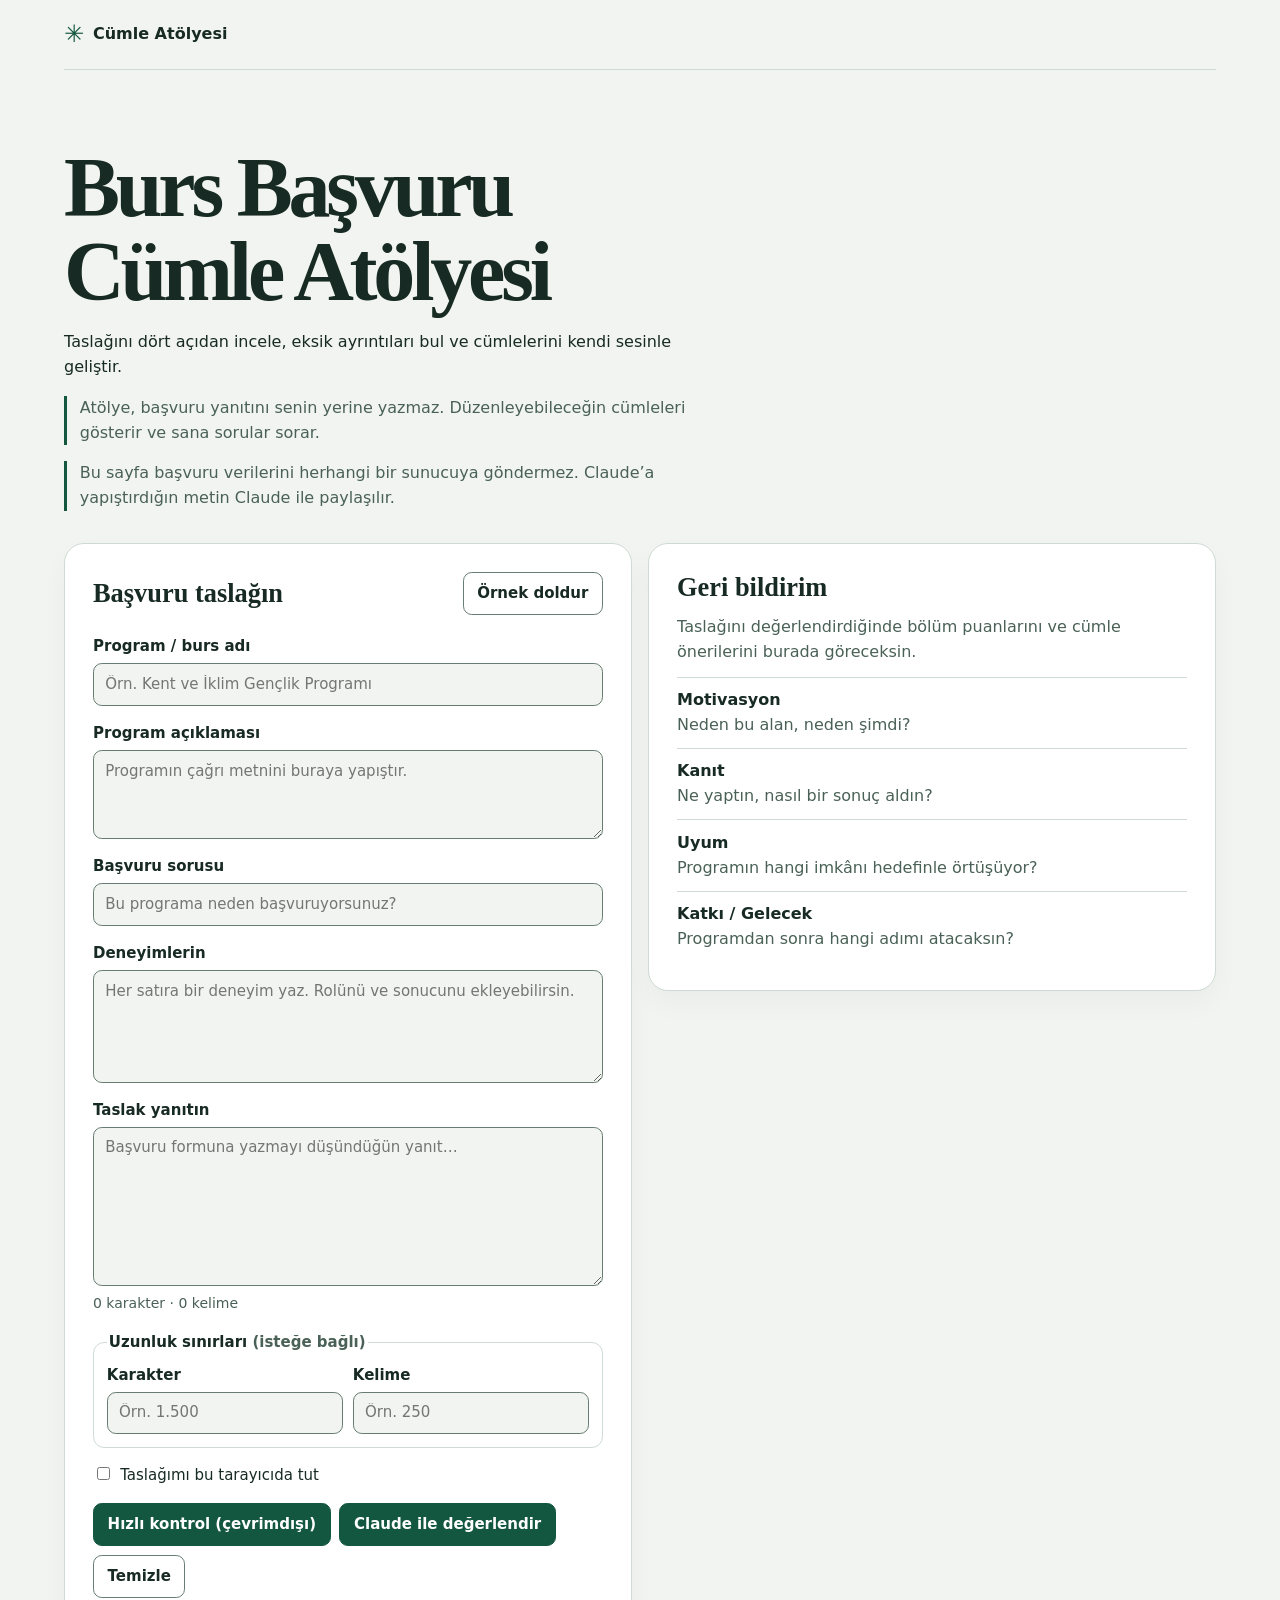
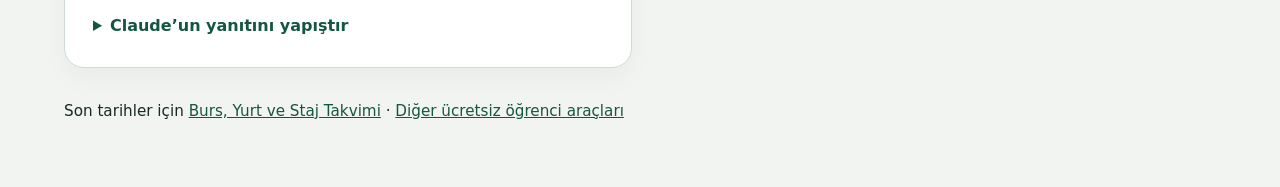
<file: docs/index.html>
<!doctype html>
<html lang="tr">
<head>
  <meta charset="utf-8">
  <meta http-equiv="Content-Security-Policy" content="default-src 'self'; connect-src 'none'; base-uri 'none'; form-action 'none'">
  <meta name="viewport" content="width=device-width, initial-scale=1">
  <title>Burs Başvuru Cümle Atölyesi</title>
  <meta name="theme-color" content="#145741">
  <link rel="manifest" href="./manifest.webmanifest">
  <link rel="icon" href="./ikon.svg" type="image/svg+xml">
  <link rel="apple-touch-icon" href="./ikon-192.png">
  <link rel="stylesheet" href="./style.css">
  <script type="module" src="./app.js"></script>
</head>
<body>
  <main class="shell">
    <header class="masthead">
      <div class="brand"><span class="brand-mark" aria-hidden="true">✳</span> Cümle Atölyesi</div>
      <span id="provider" class="badge" role="status" hidden></span>
    </header>
    <section class="intro" aria-labelledby="title">
      <h1 id="title">Burs Başvuru<br>Cümle Atölyesi</h1>
      <p>Taslağını dört açıdan incele, eksik ayrıntıları bul ve cümlelerini kendi sesinle geliştir.</p>
      <p class="note">Atölye, başvuru yanıtını senin yerine yazmaz. Düzenleyebileceğin cümleleri gösterir ve sana sorular sorar.</p>
      <p id="privacy" class="note" hidden>Bu sayfa başvuru verilerini herhangi bir sunucuya göndermez. Claude’a yapıştırdığın metin Claude ile paylaşılır.</p>
    </section>

    <div class="workspace">
      <section class="panel" aria-labelledby="form-title">
        <div class="section-head">
          <h2 id="form-title">Başvuru taslağın</h2>
          <button type="button" class="secondary" id="example">Örnek doldur</button>
        </div>
        <form id="application" method="post">
          <label>Program / burs adı
            <input name="program_adi" maxlength="200" placeholder="Örn. Kent ve İklim Gençlik Programı" required>
          </label>
          <label>Program açıklaması
            <textarea name="program_aciklamasi" rows="3" maxlength="10000" placeholder="Programın çağrı metnini buraya yapıştır." required></textarea>
          </label>
          <label>Başvuru sorusu
            <input name="soru" maxlength="1000" placeholder="Bu programa neden başvuruyorsunuz?" required>
          </label>
          <label>Deneyimlerin
            <textarea name="deneyimler" rows="4" maxlength="6000" placeholder="Her satıra bir deneyim yaz. Rolünü ve sonucunu ekleyebilirsin." required></textarea>
          </label>
          <label>Taslak yanıtın
            <textarea id="draft" name="taslak" rows="6" maxlength="12000" placeholder="Başvuru formuna yazmayı düşündüğün yanıt…" required></textarea>
          </label>
          <output id="live-count" for="draft" class="muted" aria-label="Taslak uzunluğu"></output>
          <fieldset>
            <legend>Uzunluk sınırları <span class="muted">(isteğe bağlı)</span></legend>
            <div class="limit-inputs">
              <label>Karakter <input type="number" name="karakter_siniri" min="1" max="100000" placeholder="Örn. 1.500"></label>
              <label>Kelime <input type="number" name="kelime_siniri" min="1" max="100000" placeholder="Örn. 250"></label>
            </div>
          </fieldset>
          <label class="check"><input type="checkbox" id="save-draft"> Taslağımı bu tarayıcıda tut</label>
          <div class="actions">
            <button type="submit" id="quick">Hızlı kontrol (çevrimdışı)</button>
            <button type="submit" id="claude">Claude ile değerlendir</button>
            <button type="submit" id="evaluate" class="secondary" hidden>Taslağı sunucuda değerlendir</button>
            <button type="button" class="secondary" id="clear">Temizle</button>
          </div>
          <details id="claude-guide">
            <summary>Claude’un yanıtını yapıştır</summary>
            <ol class="guide">
              <li>Formu doldur ve <strong>Claude ile değerlendir</strong> düğmesine bas.</li>
              <li><a href="https://claude.ai/new" target="_blank" rel="noopener noreferrer">Claude’u aç</a>, kendi ücretsiz hesabınla oturum aç, istemi sohbete yapıştır ve gönder.</li>
              <li>Claude’un yanıtını kopyala ve aşağıya yapıştır.</li>
            </ol>
            <label id="prompt-fallback" hidden>Claude’a göndereceğin istem
              <textarea id="prompt" rows="5" readonly></textarea>
            </label>
            <label for="claude-response">Claude’un JSON yanıtı</label>
            <textarea id="claude-response" rows="5" spellcheck="false"></textarea>
            <button type="submit" id="parse" class="secondary">Yanıtı göster</button>
          </details>
          <p id="form-status" class="muted" role="status"></p>
          <p id="error" class="error" role="alert" hidden></p>
        </form>
      </section>
      <section class="panel feedback" aria-labelledby="feedback-title" id="feedback">
        <h2 id="feedback-title" tabindex="-1">Geri bildirim</h2>
        <div id="empty">
          <p class="muted">Taslağını değerlendirdiğinde bölüm puanlarını ve cümle önerilerini burada göreceksin.</p>
          <ul class="outline">
            <li><strong>Motivasyon</strong><span>Neden bu alan, neden şimdi?</span></li>
            <li><strong>Kanıt</strong><span>Ne yaptın, nasıl bir sonuç aldın?</span></li>
            <li><strong>Uyum</strong><span>Programın hangi imkânı hedefinle örtüşüyor?</span></li>
            <li><strong>Katkı / Gelecek</strong><span>Programdan sonra hangi adımı atacaksın?</span></li>
          </ul>
        </div>
        <div id="results" hidden>
          <div id="scores" class="scores"></div>
          <h3>Uzunluk kontrolü</h3>
          <ul id="limits" class="limit-results"></ul>
          <h3>İncelenen taslak</h3>
          <p id="annotated" class="annotated"></p>
          <h3>Cümle önerileri</h3>
          <div id="suggestions" class="suggestions"></div>
          <h3>Kontrol listesi</h3>
          <div id="checklist" class="checklist"></div>
        </div>
      </section>
    </div>
    <footer class="site-footer">
      <p>Son tarihler için <a href="https://oguzhankaygin.github.io/burs-takvimi-mcp/">Burs, Yurt ve Staj Takvimi</a> · <a href="https://oguzhankaygin.github.io/ogrenci-proje-baslangic/#araclar">Diğer ücretsiz öğrenci araçları</a></p>
    </footer>
  </main>
</body>
</html>
</file>
<file: docs/style.css>
:root {
  color-scheme: light dark;
  --bg: #f1f4f0;
  --panel: #fff;
  --ink: #172a23;
  --muted: #4a6157;
  --line: #cedbd4;
  --soft: #e8f1eb;
  --accent: #145741;
  --on-accent: #fff;
  --highlight: #f7e8ab;
  --highlight-ink: #4b3500;
  --error: #9a3029;
  --shadow: 0 12px 28px #172a2309;
}

@media (prefers-color-scheme: dark) {
  :root {
    --bg: #121c18;
    --panel: #1b2823;
    --ink: #eef7f1;
    --muted: #b5c9bf;
    --line: #42564d;
    --soft: #243b31;
    --accent: #a5e1c5;
    --on-accent: #14291f;
    --highlight: #5b4820;
    --highlight-ink: #ffe9a7;
    --error: #ffb3a9;
    --shadow: none;
  }
}

* { box-sizing: border-box; }
[hidden] { display: none !important; }
body {
  margin: 0;
  background: var(--bg);
  color: var(--ink);
  font: 1rem/1.55 system-ui, sans-serif;
}
button, input, textarea { font: inherit; }
button { cursor: pointer; }
button:disabled { cursor: wait; opacity: .65; }
:focus-visible { outline: 2px solid var(--accent); outline-offset: 3px; }
.shell { width: min(100% - 2rem, 72rem); margin: 0 auto 4rem; }
.masthead {
  display: flex;
  align-items: center;
  justify-content: space-between;
  gap: 1rem;
  padding: 1rem 0;
  border-bottom: 1px solid var(--line);
}
.brand { display: flex; align-items: center; gap: .55rem; font-weight: 750; }
.brand-mark { color: var(--accent); font-size: 1.5rem; }
.badge {
  border: 1px solid var(--line);
  border-radius: 2rem;
  background: var(--soft);
  color: var(--accent);
  padding: .25rem .75rem;
  font-size: .875rem;
  overflow-wrap: anywhere;
}
.intro { padding: clamp(2rem, 6vw, 4.75rem) 0 2rem; }
h1, h2, h3, p { margin: 0; }
h1 {
  font: 700 clamp(2.4rem, 7vw, 5.25rem)/1 Georgia, serif;
  letter-spacing: -.05em;
}
.intro > p { max-width: 62ch; margin-top: 1rem; }
.intro > .note { color: var(--muted); border-left: 3px solid var(--accent); padding-left: .8rem; }
.workspace { display: grid; grid-template-columns: 1fr 1fr; gap: 1rem; align-items: start; }
.panel {
  min-width: 0;
  padding: clamp(1rem, 3vw, 1.75rem);
  border: 1px solid var(--line);
  border-radius: 1.25rem;
  background: var(--panel);
  box-shadow: var(--shadow);
  overflow-wrap: anywhere;
}
.section-head { display: flex; justify-content: space-between; align-items: center; flex-wrap: wrap; gap: .6rem; }
h2 { font: 700 1.65rem/1.15 Georgia, serif; }
h3 { font-size: 1.05rem; margin: 1.4rem 0 .55rem; }
form { display: grid; gap: 1rem; margin-top: 1.25rem; }
label, legend { font-weight: 650; font-size: .9375rem; }
input:not([type="checkbox"]), textarea {
  display: block;
  width: 100%;
  margin-top: .3rem;
  padding: .55rem .7rem;
  border: 1px solid var(--line);
  border-radius: .55rem;
  background: var(--bg);
  color: var(--ink);
  font-weight: 400;
}
textarea { resize: vertical; }
fieldset { margin: 0; border: 1px solid var(--line); border-radius: .7rem; padding: .6rem .8rem .8rem; min-width: 0; }
.limit-inputs { display: grid; grid-template-columns: repeat(2, minmax(0, 1fr)); gap: .6rem; }
.check { display: flex; align-items: baseline; gap: .45rem; font-weight: 500; }
input[type="checkbox"] { accent-color: var(--accent); flex: none; }
.actions { display: flex; flex-wrap: wrap; gap: .55rem; }
.actions button, .secondary {
  border: 1px solid var(--accent);
  padding: .55rem .85rem;
  border-radius: .55rem;
  background: var(--accent);
  color: var(--on-accent);
  font-size: .9375rem;
  font-weight: 700;
}
button.secondary { background: var(--panel); color: var(--ink); border-color: var(--line); }
.muted { color: var(--muted); }
.error, .over { color: var(--error); }
#live-count { font-size: .875rem; margin-top: -.55rem; }
#form-status:empty { display: none; }
#empty { margin-top: .8rem; }
.outline, .limit-results { list-style: none; padding: 0; margin: .75rem 0 0; }
.outline li { display: grid; padding: .65rem 0; border-top: 1px solid var(--line); }
.outline span { color: var(--muted); }
.scores, .suggestions, .checklist { display: grid; gap: .55rem; }
.scores { margin-top: 1rem; }
.score, .suggestion { padding: .7rem .8rem; border: 1px solid var(--line); border-radius: .7rem; }
.score-head { display: flex; justify-content: space-between; gap: .5rem; }
meter { width: 100%; height: .7rem; display: block; margin: .25rem 0 .45rem; }
meter::-webkit-meter-optimum-value { background: var(--accent); }
meter::-moz-meter-bar { background: var(--accent); }
.question, .rewrite { margin-top: .4rem; color: var(--accent); }
.annotated { white-space: pre-wrap; background: var(--soft); padding: .8rem; border-radius: .6rem; }
.highlight { cursor: pointer; border-radius: .2rem; box-decoration-break: clone; -webkit-box-decoration-break: clone; background: var(--highlight); color: var(--highlight-ink); text-decoration: underline; }
.highlight:focus-visible, .suggestion:focus { outline: 2px solid var(--accent); outline-offset: 2px; }
blockquote { margin: .35rem 0; padding-left: .6rem; border-left: 2px solid var(--line); }
@media (max-width: 46rem) {
  .workspace { grid-template-columns: 1fr; }
}

:root { --control-border: #677d72; }
@media (prefers-color-scheme: dark) {
  :root { --control-border: #849a8f; }
}
input:not([type="checkbox"]), textarea, button.secondary { border-color: var(--control-border); }
a { color: var(--accent); }
summary { cursor: pointer; color: var(--accent); font-weight: 700; }
.guide { padding-inline-start: 1.5rem; }
.guide li + li { margin-top: .35rem; }
#prompt-fallback { display: block; margin-bottom: .75rem; }
#parse { margin-top: .75rem; }

.site-footer {
  margin-top: 2rem;
  font-size: .95rem;
}
</file>
